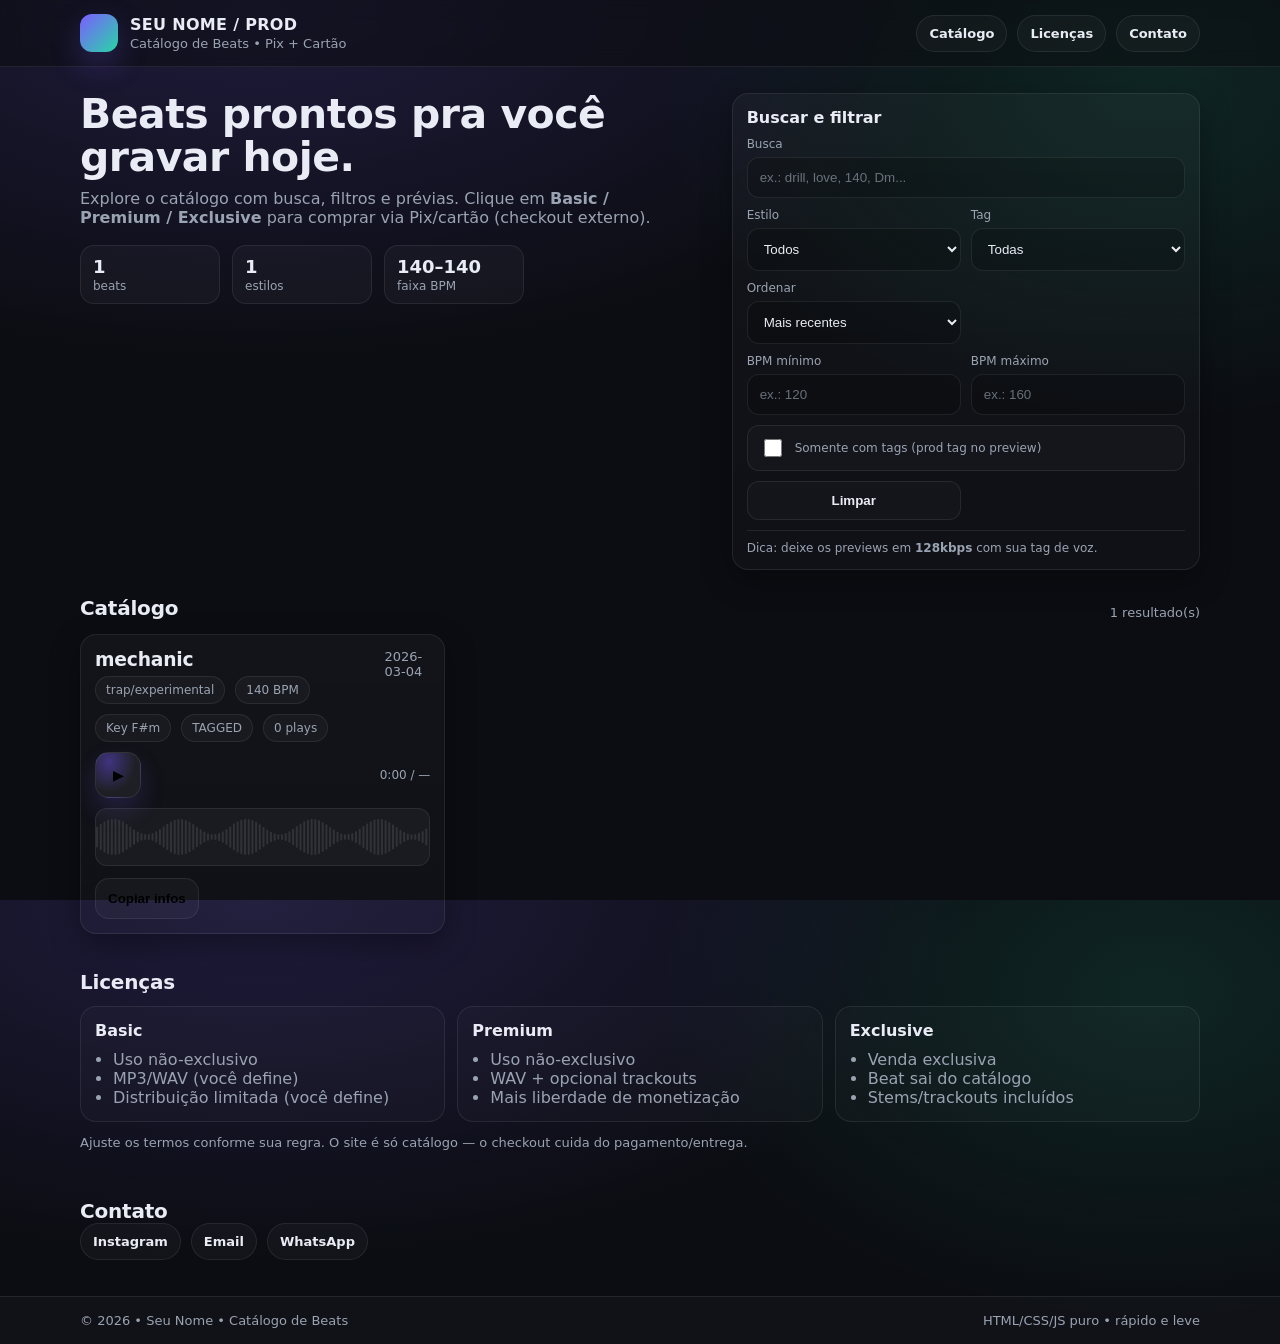
<file: index.html>
<!doctype html>
<html lang="pt-BR">
<head>
  <meta charset="utf-8" />
  <meta name="viewport" content="width=device-width, initial-scale=1" />
  <title>Catálogo de Beats</title>
  <meta name="description" content="Catálogo de beats com prévias, busca, filtros e compra via Pix/cartão." />
  <link rel="stylesheet" href="styles.css" />
</head>

<body>
  <header class="topbar">
    <div class="wrap topbar__inner">
      <div class="brand">
        <div class="brand__logo" aria-hidden="true"></div>
        <div class="brand__text">
          <div class="brand__name">SEU NOME / PROD</div>
          <div class="brand__sub">Catálogo de Beats • Pix + Cartão</div>
        </div>
      </div>

      <div class="topbar__actions">
        <a class="chip" href="#catalogo">Catálogo</a>
        <a class="chip" href="#licencas">Licenças</a>
        <a class="chip" href="#contato">Contato</a>
      </div>
    </div>
  </header>

  <main class="wrap">
    <section class="hero">
      <div class="hero__left">
        <h1>Beats prontos pra você gravar hoje.</h1>
        <p>
          Explore o catálogo com busca, filtros e prévias.
          Clique em <b>Basic / Premium / Exclusive</b> para comprar via Pix/cartão (checkout externo).
        </p>

        <div class="stats">
          <div class="stat">
            <div class="stat__num" id="statTotal">—</div>
            <div class="stat__label">beats</div>
          </div>
          <div class="stat">
            <div class="stat__num" id="statStyles">—</div>
            <div class="stat__label">estilos</div>
          </div>
          <div class="stat">
            <div class="stat__num" id="statBpm">—</div>
            <div class="stat__label">faixa BPM</div>
          </div>
        </div>
      </div>

      <div class="hero__right">
        <div class="panel">
          <div class="panel__title">Buscar e filtrar</div>

          <div class="controls">
            <label class="field">
              <span>Busca</span>
              <input id="q" type="search" placeholder="ex.: drill, love, 140, Dm..." autocomplete="off" />
            </label>

            <div class="row">
              <label class="field">
                <span>Estilo</span>
                <select id="style"></select>
              </label>

              <label class="field">
                <span>Tag</span>
                <select id="tag"></select>
              </label>
            </div>

            <div class="row">
              <label class="field">
                <span>Ordenar</span>
                <select id="sort">
                  <option value="recent">Mais recentes</option>
                  <option value="bpmAsc">BPM ↑</option>
                  <option value="bpmDesc">BPM ↓</option>
                  <option value="title">A–Z</option>
                </select>
              </label>

              <div></div>
            </div>

            <div class="row">
              <label class="field">
                <span>BPM mínimo</span>
                <input id="bpmMin" type="number" min="1" max="300" step="1" placeholder="ex.: 120" />
              </label>
              <label class="field">
                <span>BPM máximo</span>
                <input id="bpmMax" type="number" min="1" max="300" step="1" placeholder="ex.: 160" />
              </label>
            </div>

            <div class="row">
              <label class="field field--check">
                <input id="onlyTagged" type="checkbox" />
                <span>Somente com tags (prod tag no preview)</span>
              </label>

              <button class="btn btn--ghost" id="clear" type="button">Limpar</button>
            </div>
          </div>

          <div class="hint">
            Dica: deixe os previews em <b>128kbps</b> com sua tag de voz.
          </div>
        </div>
      </div>
    </section>

    <section id="catalogo" class="section">
      <div class="section__head">
        <h2>Catálogo</h2>
        <div class="muted" id="resultCount">—</div>
      </div>

      <div id="grid" class="grid" aria-live="polite"></div>

      <div id="empty" class="empty hidden">
        <div class="empty__title">Nada encontrado</div>
        <div class="empty__sub">Tente ajustar busca/filtros.</div>
      </div>
    </section>

    <section id="licencas" class="section">
      <div class="section__head">
        <h2>Licenças</h2>
      </div>

      <div class="licenses">
        <div class="license">
          <div class="license__title">Basic</div>
          <ul>
            <li>Uso não-exclusivo</li>
            <li>MP3/WAV (você define)</li>
            <li>Distribuição limitada (você define)</li>
          </ul>
        </div>
        <div class="license">
          <div class="license__title">Premium</div>
          <ul>
            <li>Uso não-exclusivo</li>
            <li>WAV + opcional trackouts</li>
            <li>Mais liberdade de monetização</li>
          </ul>
        </div>
        <div class="license">
          <div class="license__title">Exclusive</div>
          <ul>
            <li>Venda exclusiva</li>
            <li>Beat sai do catálogo</li>
            <li>Stems/trackouts incluídos</li>
          </ul>
        </div>
      </div>

      <p class="muted">
       Ajuste os termos conforme sua regra. O site é só catálogo — o checkout cuida do pagamento/entrega.
      </p>
    </section>

    <section id="contato" class="section">
      <div class="section__head">
        <h2>Contato</h2>
      </div>

      <div class="contact">
        <a class="chip" href="https://instagram.com/SEUINSTAGRAM" target="_blank" rel="noreferrer">Instagram</a>
        <a class="chip" href="mailto:seuemail@exemplo.com">Email</a>
        <a class="chip" href="https://wa.me/55SEUNUMERO" target="_blank" rel="noreferrer">WhatsApp</a>
      </div>
    </section>
  </main>
  <!-- Player global fixo -->
  <div class="playerbar" id="playerBar" hidden>
    <div class="wrap playerbar__inner">
      <button class="gp__btn" id="gpPlay" type="button" aria-label="Play/Pause">▶</button>

      <div class="gp__info">
        <div class="gp__title" id="gpTitle">—</div>
        <div class="gp__meta" id="gpMeta">—</div>

        <div class="gp__progress" id="gpProgress" role="progressbar" aria-label="Progresso">
          <div class="gp__fill" id="gpFill"></div>
        </div>
      </div>

      <div class="gp__right">
        <div class="gp__time"><span id="gpCur">0:00</span> / <span id="gpDur">—</span></div>
        <div class="gp__actions">
          <button class="gp__buy gp__buy--basic" id="gpBasic" type="button" hidden>Basic</button>
          <button class="gp__buy gp__buy--premium" id="gpPremium" type="button" hidden>Premium</button>
          <button class="gp__buy gp__buy--exclusive" id="gpExclusive" type="button" hidden>Exclusive</button>
        </div>
      </div>
    </div>
  </div>


  <footer class="footer">
    <div class="wrap footer__inner">
      <div class="muted">© <span id="year"></span> • Seu Nome • Catálogo de Beats</div>
      <div class="muted">HTML/CSS/JS puro • rápido e leve</div>
    </div>
  </footer>

  <!-- player global: só um beat toca por vez -->
  <audio id="audio" preload="none"></audio>

  <script src="app.js"></script>
</body>
</html>
</file>
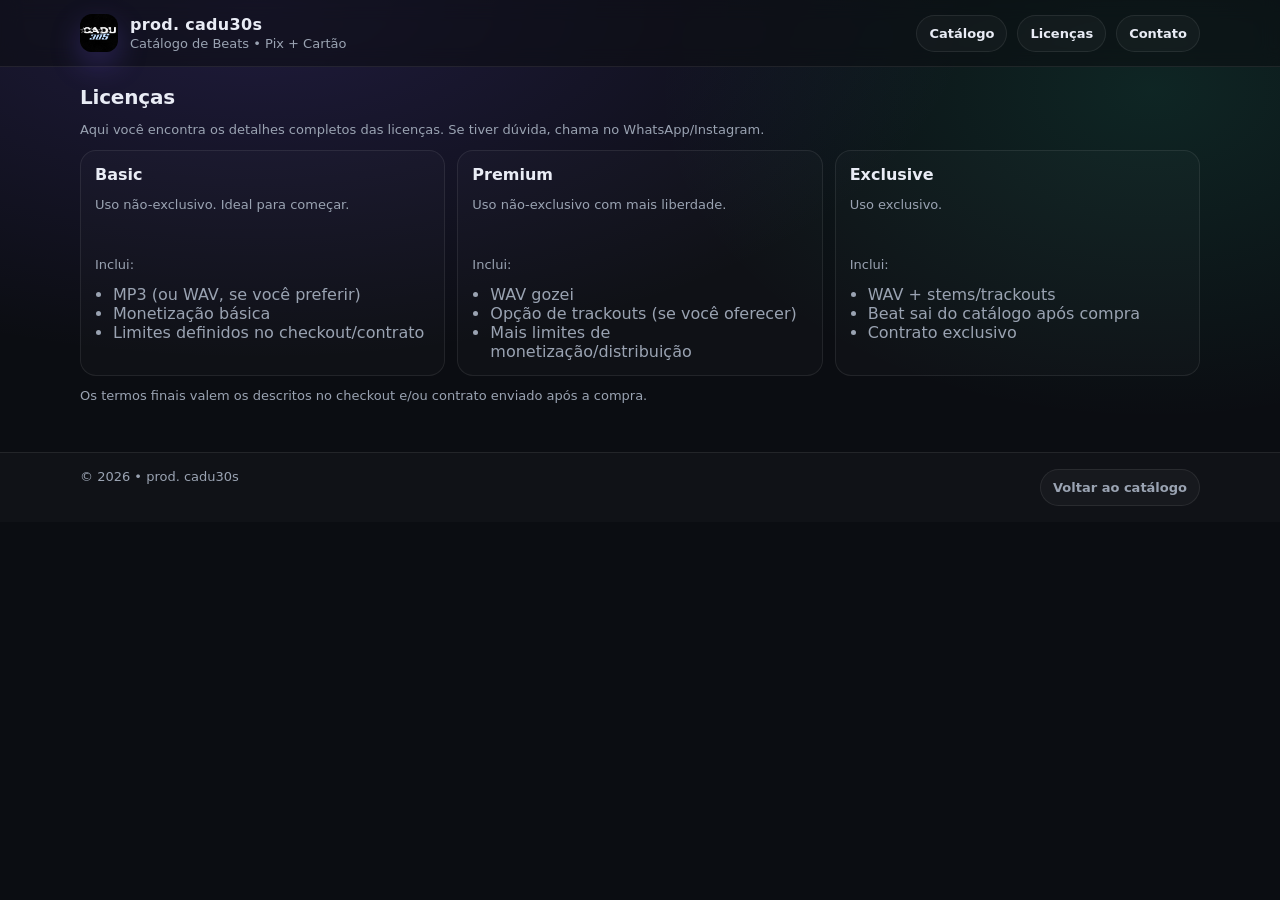
<file: licencas.html>
<!doctype html>
<html lang="pt-BR">
<head>
  <meta charset="utf-8" />
  <meta name="viewport" content="width=device-width, initial-scale=1" />
  <title>Licenças</title>
  <link rel="stylesheet" href="styles.css" />
</head>

<body>
  <header class="topbar">
    <div class="wrap topbar__inner">
      <a class="brand" href="/" style="text-decoration:none;">
        <div class="brand__logo" id="brandLogo" aria-hidden="true"></div>
        <div class="brand__text">
          <div class="brand__name" id="brandName">—</div>
          <div class="brand__sub" id="brandSub">—</div>
        </div>
      </a>

      <div class="topbar__actions">
        <a class="chip" href="/">Catálogo</a>
        <a class="chip" href="/licencas.html">Licenças</a>
        <a class="chip" href="/#contato">Contato</a>
      </div>
    </div>
  </header>

  <main class="wrap">
    <section class="section">
      <div class="section__head">
        <h2 id="licTitle">Licenças</h2>
      </div>

      <p class="muted" id="licIntro">—</p>

      <div id="licGrid" class="licenses"></div>

      <p class="muted" id="licNotes" style="margin-top:12px;">—</p>
    </section>
  </main>

  <footer class="footer">
    <div class="wrap footer__inner">
      <div class="muted">© <span id="year"></span> • <span id="footName">Seu Nome</span></div>
      <div class="muted"><a class="chip" href="/">Voltar ao catálogo</a></div>
    </div>
  </footer>

  <script>
    const $ = (s) => document.querySelector(s);
    const esc = (s) => (s ?? "").toString()
      .replaceAll("&","&amp;").replaceAll("<","&lt;").replaceAll(">","&gt;")
      .replaceAll('"',"&quot;").replaceAll("'","&#039;");

    function mdToHtml(text){
      // mini conversor: quebra linha + bullets simples
      const t = (text ?? "").toString();
      const lines = t.split("\n");
      let html = "";
      let inList = false;

      for(const line of lines){
        const l = line.trim();
        if (l.startsWith("- ")) {
          if (!inList) { html += "<ul>"; inList = true; }
          html += `<li>${esc(l.slice(2))}</li>`;
        } else if (l === "") {
          if (inList) { html += "</ul>"; inList = false; }
          html += "<br/>";
        } else {
          if (inList) { html += "</ul>"; inList = false; }
          html += `<p class="muted">${esc(l)}</p>`;
        }
      }
      if (inList) html += "</ul>";
      return html;
    }

    async function init(){
      $("#year").textContent = new Date().getFullYear();

      const res = await fetch("/site.json", { cache:"no-store" });
      const site = await res.json();

      const brand = site.brand || {};
      $("#brandName").textContent = brand.name || "—";
      $("#brandSub").textContent = brand.subtitle || "—";
      $("#footName").textContent = brand.name || "—";

      // logo: se tiver logo_url, usa como background
      const logo = $("#brandLogo");
      if (brand.logo_url) {
        logo.style.background = `center / cover no-repeat url('${brand.logo_url}')`;
      }

      const lic = site.licenses_page || {};
      $("#licTitle").textContent = lic.title || "Licenças";
      $("#licIntro").textContent = lic.intro || "";

      const grid = $("#licGrid");
      const sections = Array.isArray(lic.sections) ? lic.sections : [];
      grid.innerHTML = sections.map(sec => `
        <div class="license">
          <div class="license__title">${esc(sec.title)}</div>
          <div>${mdToHtml(sec.body)}</div>
        </div>
      `).join("");

      $("#licNotes").textContent = lic.notes || "";
    }

    init().catch(() => alert("Erro ao carregar site.json"));
  </script>
</body>
</html>
</file>
<file: styles.css>
:root{
  --bg:#0b0d12;
  --text:#e9ecf5;
  --muted:#9aa3b2;
  --line:rgba(255,255,255,.08);
  --accent:#7c5cff;
  --accent2:#28d7a6;
  --shadow: 0 10px 30px rgba(0,0,0,.35);
  --radius: 16px;
}

*{ box-sizing:border-box; }
html,body{ height:100%; }
body{
  margin:0;
  font-family: ui-sans-serif, system-ui, -apple-system, Segoe UI, Roboto, Helvetica, Arial, "Apple Color Emoji","Segoe UI Emoji";
  background:
    radial-gradient(1200px 600px at 20% 0%, rgba(124,92,255,.18), transparent 60%),
    radial-gradient(900px 600px at 90% 10%, rgba(40,215,166,.12), transparent 55%),
    var(--bg);
  color:var(--text);
}

a{ color:inherit; text-decoration:none; }
.wrap{ width:min(1120px, calc(100% - 32px)); margin:0 auto; }

.topbar{
  position:sticky; top:0;
  backdrop-filter: blur(10px);
  background: rgba(11,13,18,.55);
  border-bottom: 1px solid var(--line);
  z-index: 10;
}
.topbar__inner{
  display:flex; align-items:center; justify-content:space-between;
  padding:14px 0;
}
.brand{ display:flex; gap:12px; align-items:center; }
.brand__logo{
  width:38px; height:38px;
  border-radius: 12px;
  background: linear-gradient(135deg, var(--accent), var(--accent2));
  box-shadow: 0 12px 30px rgba(124,92,255,.25);
}
.brand__name{ font-weight:800; letter-spacing:.3px; }
.brand__sub{ color:var(--muted); font-size:13px; margin-top:2px; }

.topbar__actions{ display:flex; gap:10px; align-items:center; }
.chip{
  display:inline-flex; align-items:center; justify-content:center;
  padding:10px 12px;
  border: 1px solid var(--line);
  background: rgba(255,255,255,.03);
  border-radius: 999px;
  font-weight: 650;
  font-size: 13px;
}

.hero{
  display:grid;
  grid-template-columns: 1.15fr .85fr;
  gap:18px;
  padding: 26px 0 8px;
}
.hero h1{
  margin:0 0 10px;
  font-size: clamp(28px, 3.2vw, 44px);
  line-height:1.05;
  letter-spacing: -.5px;
}
.hero p{ margin:0; color:var(--muted); max-width: 58ch; }

.stats{
  margin-top: 18px;
  display:flex; gap:12px; flex-wrap:wrap;
}
.stat{
  background: rgba(255,255,255,.03);
  border: 1px solid var(--line);
  border-radius: 14px;
  padding: 10px 12px;
  min-width: 140px;
}
.stat__num{ font-weight: 900; font-size: 18px; }
.stat__label{ color: var(--muted); font-size: 12px; margin-top:2px; }

.panel{
  background: linear-gradient(180deg, rgba(255,255,255,.03), rgba(255,255,255,.02));
  border: 1px solid var(--line);
  border-radius: var(--radius);
  padding: 14px;
  box-shadow: var(--shadow);
}
.panel__title{ font-weight: 800; margin-bottom: 10px; }
.controls{ display:grid; gap:10px; }

.field{ display:grid; gap:6px; }
.field > span{ color: var(--muted); font-size: 12px; }
input,select{
  width:100%;
  padding: 12px 12px;
  border-radius: 12px;
  border: 1px solid var(--line);
  background: rgba(0,0,0,.18);
  color: var(--text);
  outline: none;
}
input::placeholder{ color: rgba(154,163,178,.65); }
.row{ display:grid; grid-template-columns: 1fr 1fr; gap:10px; }

.field--check{
  grid-column: 1 / -1;
  display:flex; align-items:center; gap:10px;
  padding: 10px 12px;
  border: 1px solid var(--line);
  border-radius: 12px;
  background: rgba(255,255,255,.02);
}
.field--check input{ width: 18px; height: 18px; }

.btn{
  border: 1px solid var(--line);
  border-radius: 12px;
  padding: 11px 12px;
  cursor:pointer;
  font-weight: 800;
  background: rgba(255,255,255,.06);
  color: var(--text);
}
.btn--ghost{ background: rgba(255,255,255,.02); }

.hint{
  margin-top: 10px;
  color: var(--muted);
  font-size: 12px;
  padding-top: 10px;
  border-top: 1px solid var(--line);
}

.section{ padding: 18px 0; }
.section__head{
  display:flex; justify-content:space-between; align-items:flex-end;
  gap:12px;
}
.section h2{ margin: 0; font-size: 20px; letter-spacing: -.2px; }
.muted{ color: var(--muted); font-size: 13px; }

.grid{
  margin-top: 14px;
  display:grid;
  grid-template-columns: repeat(3, 1fr);
  gap: 12px;
}

.card{
  border: 1px solid var(--line);
  border-radius: var(--radius);
  background: linear-gradient(180deg, rgba(255,255,255,.03), rgba(255,255,255,.02));
  box-shadow: var(--shadow);
  overflow:hidden;
}
.card__top{
  padding: 14px 14px 10px;
  display:flex;
  align-items:flex-start;
  justify-content:space-between;
  gap:12px;
}
.title{
  font-weight: 900;
  letter-spacing: -.2px;
  margin: 0;
}
.meta{
  margin-top: 6px;
  color:var(--muted);
  font-size: 12px;
  display:flex;
  gap:10px;
  flex-wrap:wrap;
}
.badge{
  border: 1px solid var(--line);
  background: rgba(255,255,255,.03);
  border-radius: 999px;
  padding: 6px 10px;
}

.player{
  padding: 0 14px 12px;
  display:grid; gap:10px;
}
.player__row{
  display:flex; align-items:center; justify-content:space-between;
  gap:10px;
}
.play{
  width: 46px; height: 46px;
  border-radius: 14px;
  border: 1px solid var(--line);
  background: radial-gradient(60% 70% at 30% 20%, rgba(124,92,255,.45), rgba(255,255,255,.06));
  box-shadow: 0 12px 25px rgba(124,92,255,.18);
  cursor:pointer;
  display:flex; align-items:center; justify-content:center;
  font-weight: 900;
}
.time{ color: var(--muted); font-variant-numeric: tabular-nums; font-size: 12px; }

/* Waveform (barras finas arredondadas) */
.wave{
  width:100%;
  height: 58px;
  border-radius: 12px;
  border: 1px solid var(--line);
  background: rgba(255,255,255,.04);
  cursor:pointer;
  display:block;
}

.wave--loading{
  opacity: .7;
  filter: saturate(.9);
}

.card__bottom{
  display:flex; gap:10px; flex-wrap:wrap;
  padding: 0 14px 14px;
}
.buy{
  flex: 1 1 120px;
  display:flex; align-items:center; justify-content:center;
  border-radius: 14px;
  padding: 12px 10px;
  font-weight: 900;
  border: 1px solid var(--line);
  background: rgba(255,255,255,.03);
  cursor:pointer;
}
.buy--basic{
  background: linear-gradient(135deg, rgba(124,92,255,.30), rgba(255,255,255,.03));
}
.buy--premium{
  background: linear-gradient(135deg, rgba(40,215,166,.22), rgba(255,255,255,.03));
}
.buy--exclusive{
  background: linear-gradient(135deg, rgba(255,255,255,.10), rgba(124,92,255,.12));
}

.small{
  flex: 0 0 auto;
  padding: 12px 12px;
  border-radius: 14px;
  border: 1px solid var(--line);
  background: rgba(255,255,255,.03);
  font-weight: 800;
  cursor:pointer;
}

.empty{
  margin-top: 14px;
  padding: 18px;
  border-radius: var(--radius);
  border: 1px dashed rgba(255,255,255,.16);
  color: var(--muted);
  text-align:center;
}
.empty__title{ color: var(--text); font-weight: 900; margin-bottom: 4px; }
.hidden{ display:none; }

.licenses{
  margin-top: 12px;
  display:grid;
  grid-template-columns: repeat(3, 1fr);
  gap: 12px;
}
.license{
  border: 1px solid var(--line);
  border-radius: var(--radius);
  background: rgba(255,255,255,.02);
  padding: 14px;
}
.license__title{ font-weight: 900; margin-bottom: 10px; }
.license ul{ margin:0; padding-left: 18px; color: var(--muted); }

.contact{ display:flex; gap:10px; flex-wrap:wrap; }

.footer{
  border-top: 1px solid var(--line);
  background: rgba(255,255,255,.02);
  margin-top: 18px;
}
.footer__inner{
  padding: 16px 0;
  display:flex; justify-content:space-between; gap:10px; flex-wrap:wrap;
}

/* Mobile */
@media (max-width: 920px){
  .hero{ grid-template-columns: 1fr; }
  .grid{ grid-template-columns: repeat(2, 1fr); }
  .licenses{ grid-template-columns: 1fr; }
}
@media (max-width: 560px){
  .grid{ grid-template-columns: 1fr; }
  .row{ grid-template-columns: 1fr; }
  .topbar__actions{ display:none; }
}

/* Espaço para o player fixo */
body{ padding-bottom: 92px; }

/* Player global fixo */
.playerbar{
  position: fixed;
  left: 0; right: 0; bottom: 0;
  border-top: 1px solid var(--line);
  background: rgba(11,13,18,.82);
  backdrop-filter: blur(12px);
  z-index: 50;
}
.playerbar__inner{
  display:flex;
  align-items:center;
  gap: 14px;
  padding: 12px 0;
}

.gp__btn{
  width: 46px; height: 46px;
  border-radius: 14px;
  border: 1px solid var(--line);
  background: radial-gradient(60% 70% at 30% 20%, rgba(124,92,255,.45), rgba(255,255,255,.06));
  box-shadow: 0 12px 25px rgba(124,92,255,.18);
  cursor:pointer;
  display:flex; align-items:center; justify-content:center;
  font-weight: 900;
  color: var(--text);
}

.gp__info{ flex: 1 1 auto; min-width: 0; }
.gp__title{
  font-weight: 900;
  letter-spacing: -.2px;
  white-space: nowrap;
  overflow: hidden;
  text-overflow: ellipsis;
}
.gp__meta{
  margin-top: 2px;
  color: var(--muted);
  font-size: 12px;
  white-space: nowrap;
  overflow: hidden;
  text-overflow: ellipsis;
}

.gp__progress{
  margin-top: 8px;
  height: 10px;
  border-radius: 999px;
  background: rgba(255,255,255,.06);
  border: 1px solid var(--line);
  overflow:hidden;
  cursor:pointer;
}
.gp__fill{
  height: 100%;
  width: 0%;
  background: linear-gradient(90deg, var(--accent), var(--accent2));
}

.gp__right{
  display:flex;
  flex-direction: column;
  align-items: flex-end;
  gap: 8px;
}
.gp__time{
  color: var(--muted);
  font-variant-numeric: tabular-nums;
  font-size: 12px;
}

.gp__actions{ display:flex; gap: 8px; flex-wrap: wrap; justify-content:flex-end; }

.gp__buy{
  border: 1px solid var(--line);
  border-radius: 12px;
  padding: 10px 10px;
  font-weight: 900;
  cursor:pointer;
  color: var(--text);
  background: rgba(255,255,255,.03);
}
.gp__buy--basic{ background: linear-gradient(135deg, rgba(124,92,255,.30), rgba(255,255,255,.03)); }
.gp__buy--premium{ background: linear-gradient(135deg, rgba(40,215,166,.22), rgba(255,255,255,.03)); }
.gp__buy--exclusive{ background: linear-gradient(135deg, rgba(255,255,255,.10), rgba(124,92,255,.12)); }

@media (max-width: 560px){
  body{ padding-bottom: 122px; }
  .playerbar__inner{ align-items:flex-start; }
  .gp__right{ align-items:flex-start; }
}
</file>
